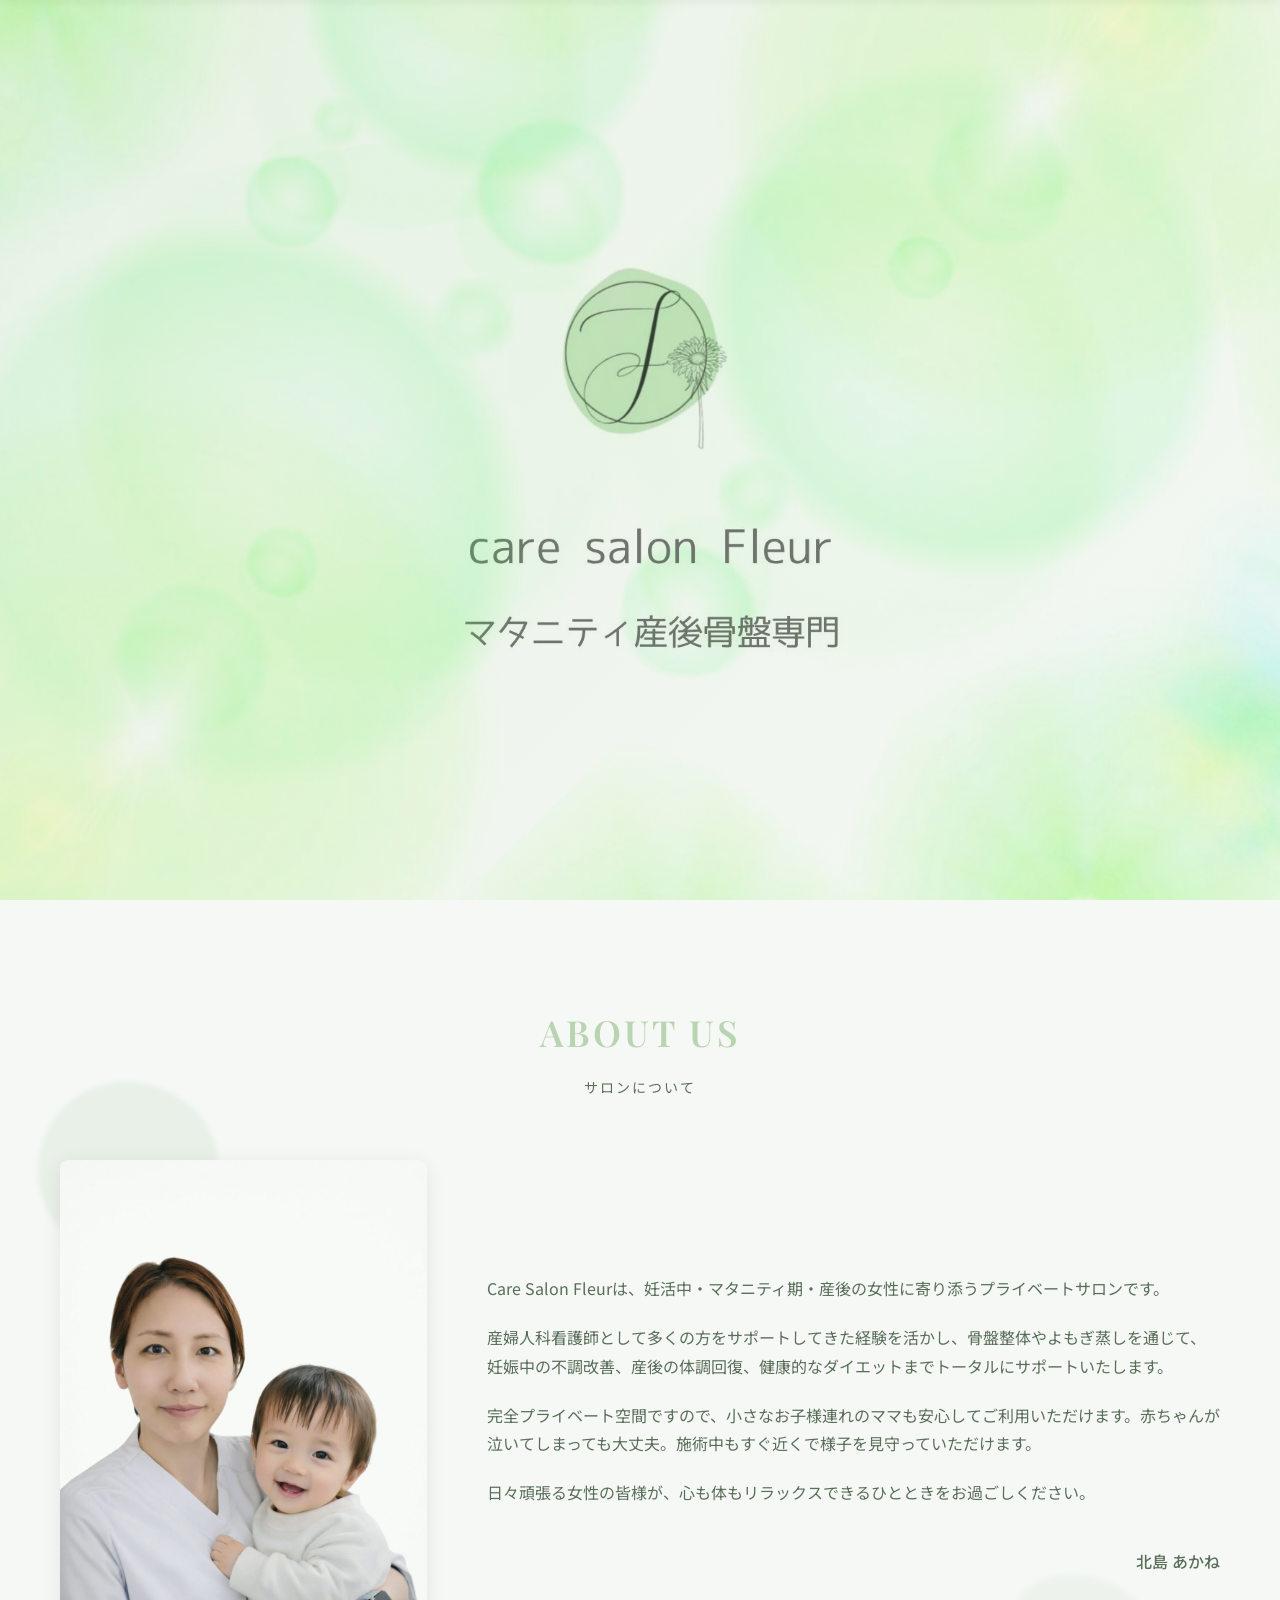
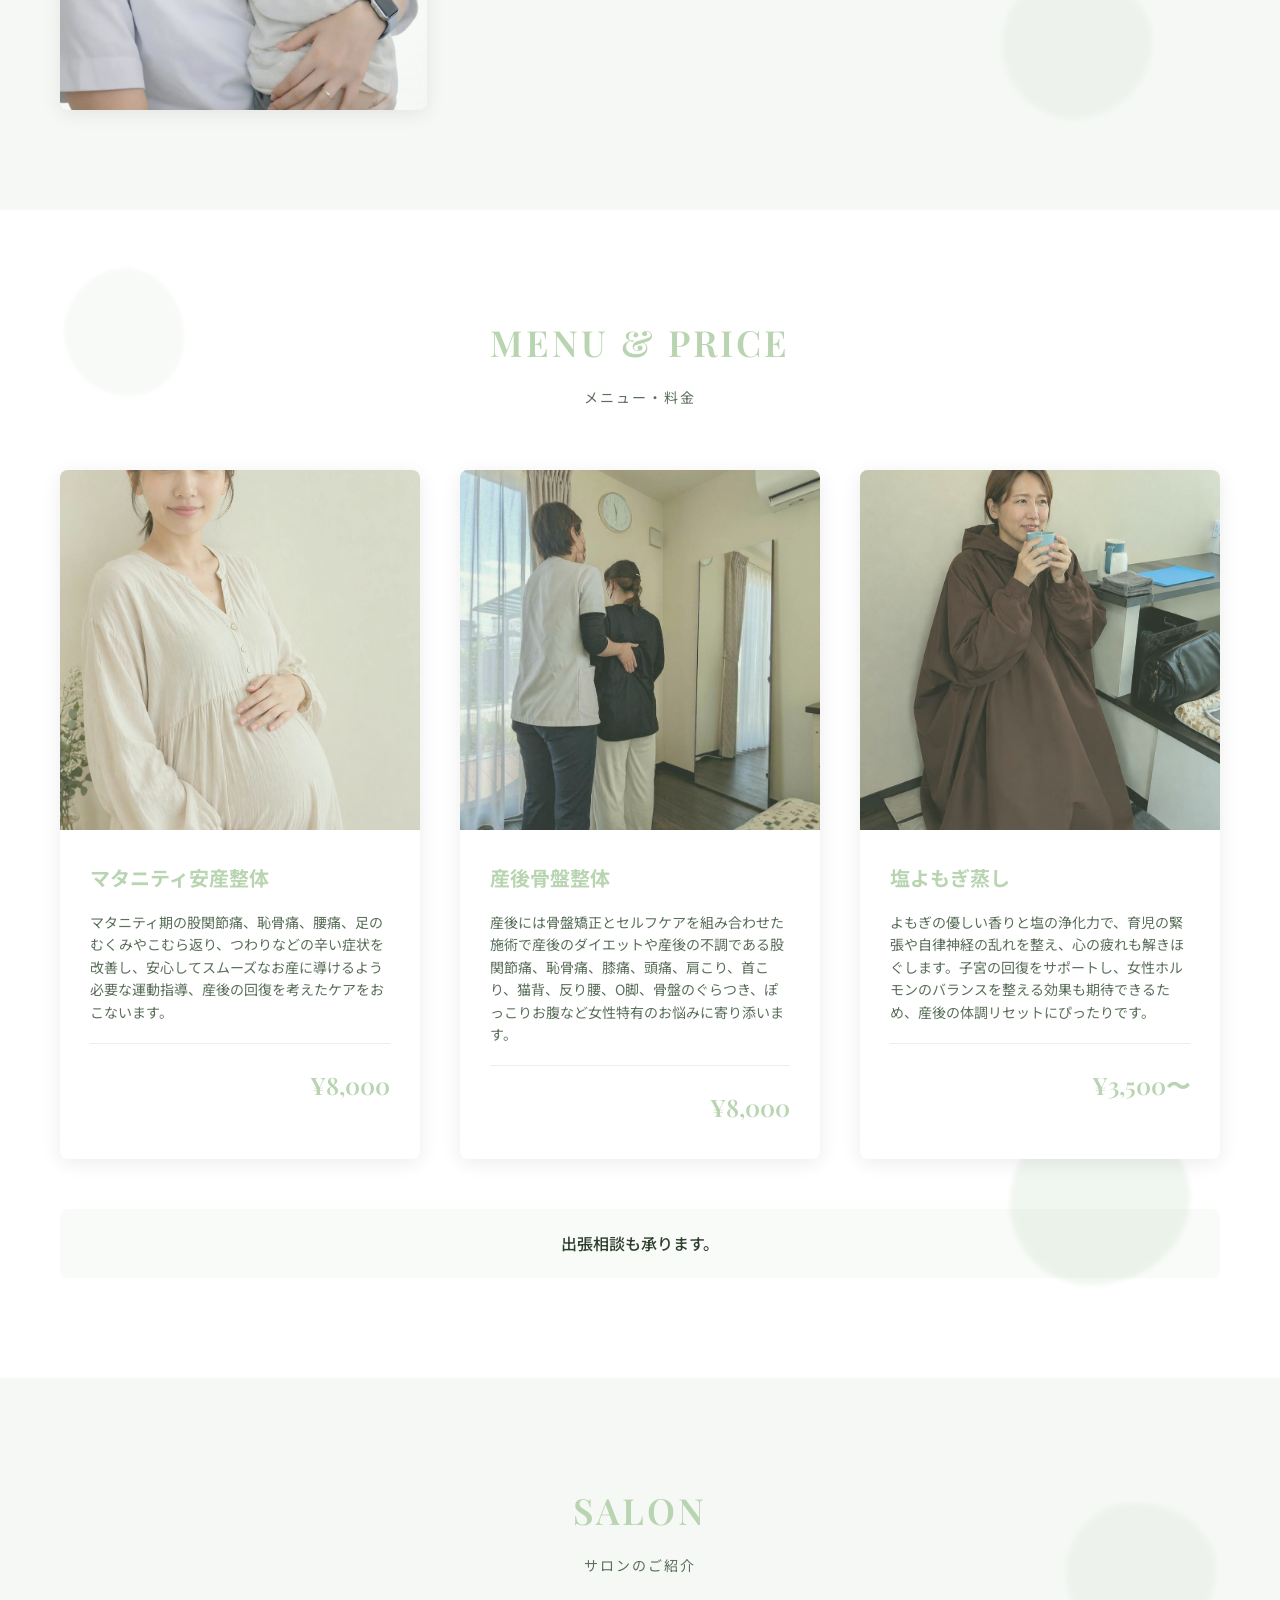
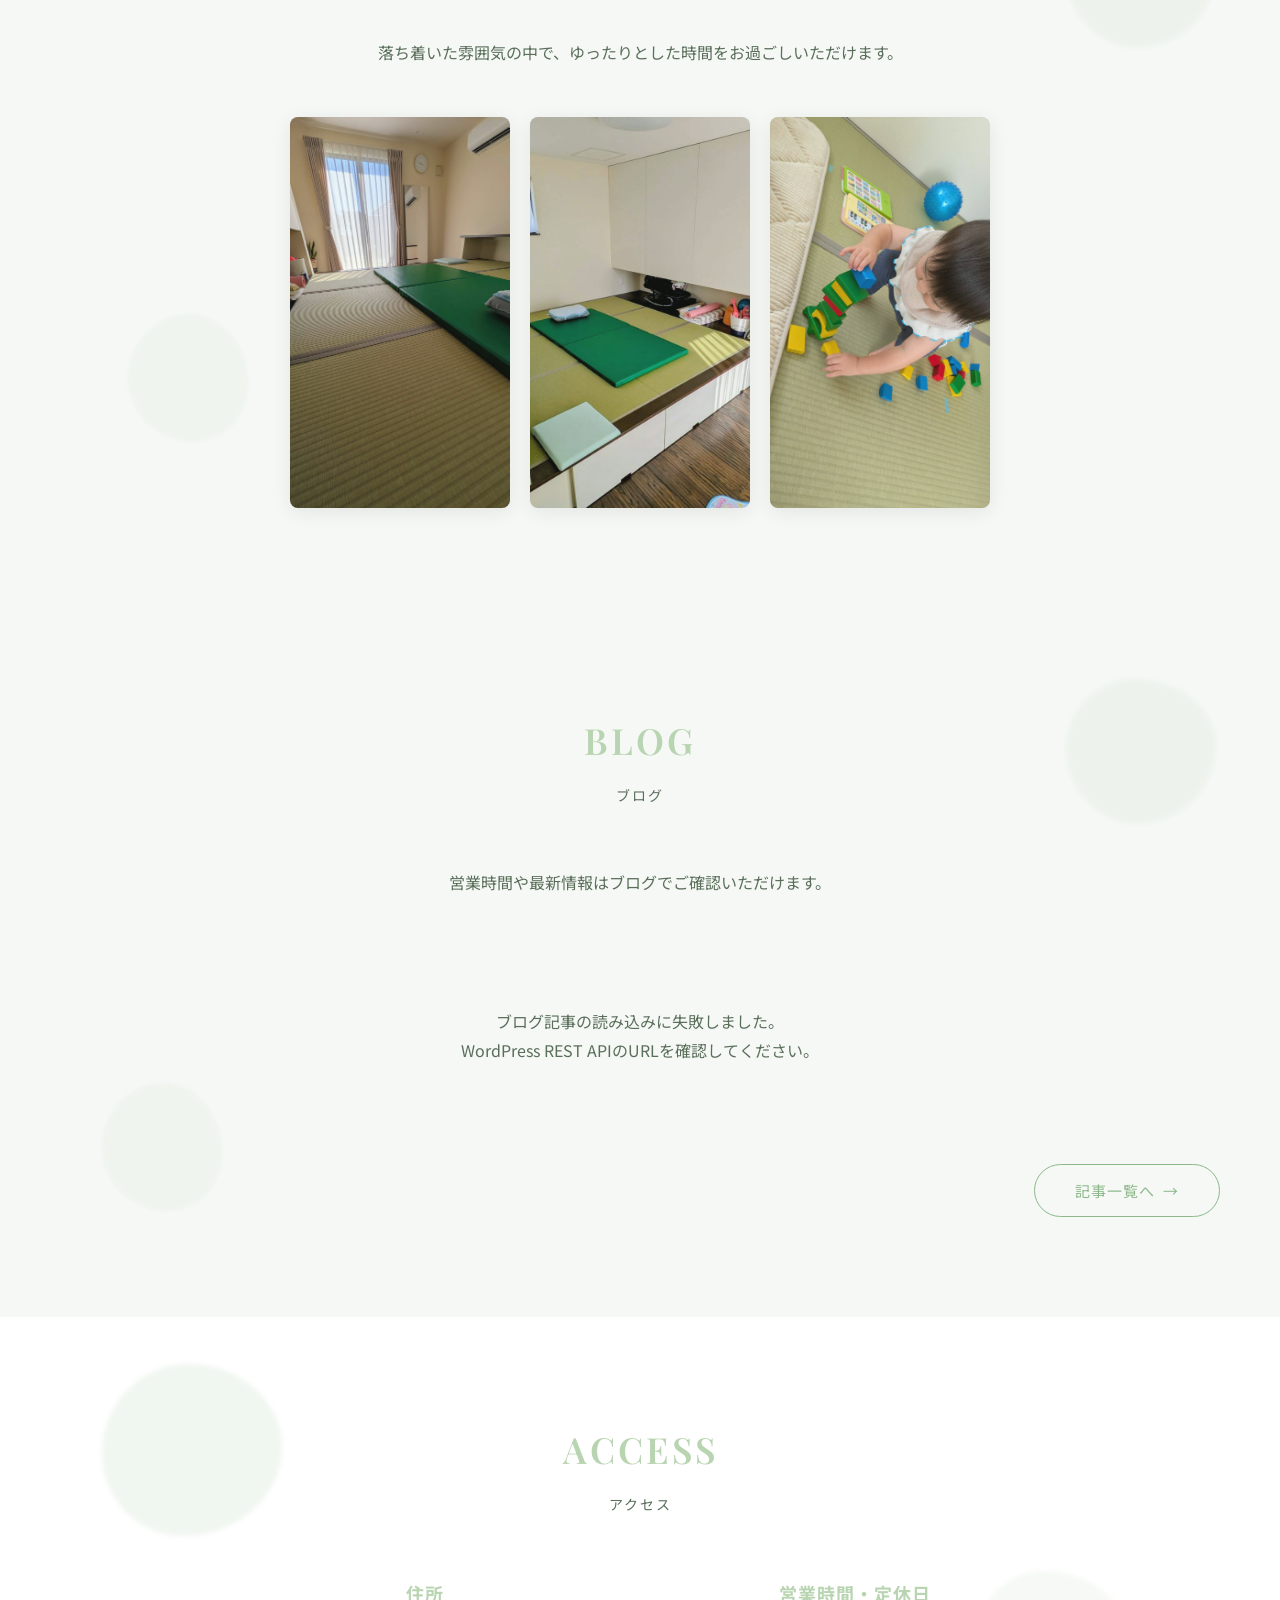
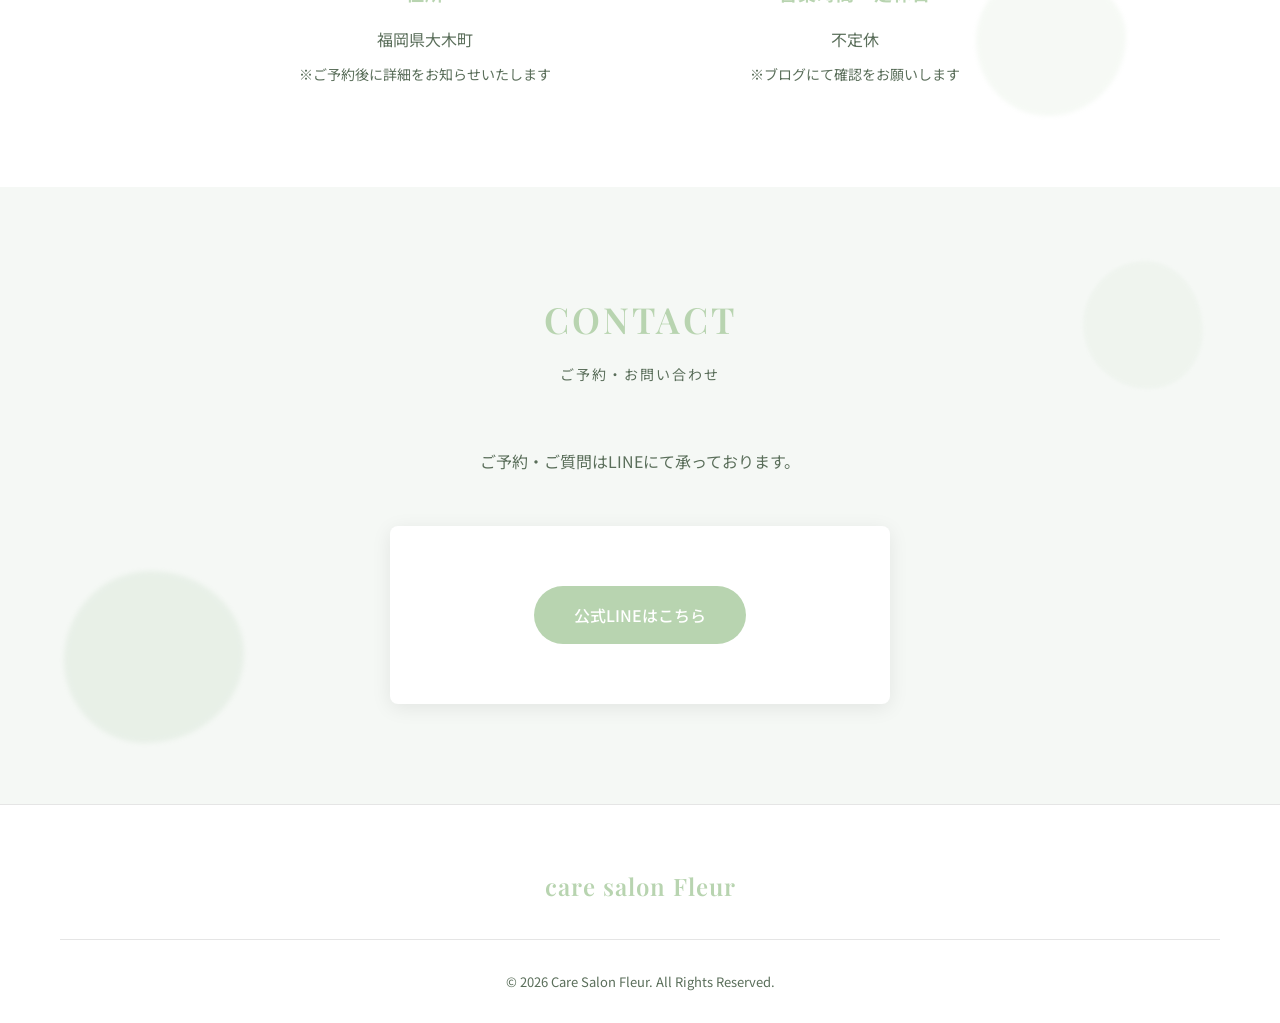
<file: index.html>
<!DOCTYPE html>
<html lang="ja">
<head>
    <meta charset="UTF-8">
    <meta name="viewport" content="width=device-width, initial-scale=1.0">
    <meta name="description" content="福岡県大木町のマタニティ産後骨盤専門サロン。産婦人科看護師による骨盤整体とよもぎ蒸しで、妊活中・妊娠中・産後のお悩みをトータルサポート。お子様連れ歓迎の完全プライベート空間。">
    <meta name="keywords" content="マタニティ整体,産後骨盤矯正,よもぎ蒸し,福岡県大木町,妊活,産後ケア,骨盤整体,産婦人科看護師,子連れOK,プライベートサロン">
    <title>Care Salon Fleur（ケアサロン フルール）| 福岡県大木町 マタニティ産後骨盤専門サロン</title>

    <!-- ファビコン -->
    <link rel="icon" type="image/png" href="img/caresalonfleur.png">
    <link rel="apple-touch-icon" href="img/caresalonfleur.png">

    <!-- OGP設定 -->
    <meta property="og:type" content="website">
    <meta property="og:title" content="Care Salon Fleur（ケアサロン フルール）| 福岡県大木町 マタニティ産後骨盤専門サロン">
    <meta property="og:description" content="産婦人科看護師による骨盤整体とよもぎ蒸しで、妊活中・妊娠中・産後のお悩みをトータルサポート。お子様連れ歓迎の完全プライベート空間。">
    <meta property="og:url" content="https://caresalonfleur.net/">
    <meta property="og:site_name" content="Care Salon Fleur">
    <meta property="og:image" content="https://caresalonfleur.net/img/caresalonfleur_top.jpg">

    <!-- Twitter Card -->
    <meta name="twitter:card" content="summary_large_image">
    <meta name="twitter:title" content="Care Salon Fleur（ケアサロン フルール）| 福岡県大木町 マタニティ産後骨盤専門サロン">
    <meta name="twitter:description" content="産婦人科看護師による骨盤整体とよもぎ蒸しで、妊活中・妊娠中・産後のお悩みをトータルサポート。">
    <meta name="twitter:image" content="https://caresalonfleur.net/img/caresalonfleur_top.jpg">
    <link rel="stylesheet" href="css/style.css">
    <link rel="preconnect" href="https://fonts.googleapis.com">
    <link rel="preconnect" href="https://fonts.gstatic.com" crossorigin>
    <link href="https://fonts.googleapis.com/css2?family=Noto+Sans+JP:wght@300;400;500;700&family=Playfair+Display:wght@400;600&display=swap" rel="stylesheet">

    <!-- 構造化データ（JSON-LD） -->
    <script type="application/ld+json">
    {
      "@context": "https://schema.org",
      "@type": "HealthAndBeautyBusiness",
      "name": "Care Salon Fleur（ケアサロン フルール）",
      "image": "https://caresalonfleur.net/img/caresalonfleur_top.jpg",
      "url": "https://caresalonfleur.net/",
      "telephone": "",
      "address": {
        "@type": "PostalAddress",
        "addressLocality": "大木町",
        "addressRegion": "福岡県",
        "addressCountry": "JP"
      },
      "geo": {
        "@type": "GeoCoordinates",
        "latitude": "",
        "longitude": ""
      },
      "openingHoursSpecification": {
        "@type": "OpeningHoursSpecification",
        "dayOfWeek": [
          "Monday",
          "Tuesday",
          "Wednesday",
          "Thursday",
          "Friday",
          "Saturday",
          "Sunday"
        ],
        "opens": "",
        "closes": ""
      },
      "priceRange": "¥3,500 - ¥8,000",
      "description": "福岡県大木町のマタニティ産後骨盤専門サロン。産婦人科看護師による骨盤整体とよもぎ蒸しで、妊活中・妊娠中・産後のお悩みをトータルサポート。",
      "sameAs": [
        "https://www.instagram.com/care.salon_fleur",
        "https://lin.ee/3vWXQgh"
      ]
    }
    </script>
</head>
<body>
    <!-- ヘッダー -->
    <header class="header">
        <div class="header-container">
            <div class="logo">
                <img src="img/caresalonfleur.png" alt="Care Salon Fleur">
            </div>
            <nav class="nav" id="nav">
                <ul class="nav-list">
                    <li><a href="#home" class="nav-link">ホーム</a></li>
                    <li><a href="#about" class="nav-link">サロンについて</a></li>
                    <li><a href="#menu" class="nav-link">メニュー・料金</a></li>
                    <li><a href="#salon" class="nav-link">サロンのご紹介</a></li>
                    <li><a href="#blog" class="nav-link">ブログ</a></li>
                    <li><a href="#access" class="nav-link">アクセス</a></li>
                    <li><a href="#contact" class="nav-link">ご予約・お問い合わせ</a></li>
                </ul>
            </nav>
            <div class="header-sns">
                <a href="https://www.instagram.com/care.salon_fleur" target="_blank" rel="noopener noreferrer" class="header-sns-link">
                    <img src="img/Instagram_Glyph_Gradient-copy.png" alt="Instagram">
                </a>
                <a href="https://lin.ee/3vWXQgh" target="_blank" rel="noopener noreferrer" class="header-sns-link">
                    <img src="img/LINE_Brand_icon.png" alt="LINE">
                </a>
            </div>
            <button class="hamburger" id="hamburger">
                <span></span>
                <span></span>
                <span></span>
            </button>
        </div>
    </header>

    <!-- メインビジュアル -->
    <section class="hero" id="home">
        <div class="hero-image">
            <img src="img/caresalonfleur_top.jpg" alt="Care Salon Fleur">
        </div>
    </section>

    <!-- About Section -->
    <section class="about" id="about">
        <div class="handdrawn-circle handdrawn-circle-3" style="top: 20%; left: 3%;"></div>
        <div class="handdrawn-circle handdrawn-circle-1" style="bottom: 10%; right: 10%;"></div>
        <div class="container">
            <div class="section-header">
                <h2 class="section-title">ABOUT US</h2>
                <p class="section-subtitle">サロンについて</p>
            </div>
            <div class="about-content">
                <div class="about-image">
                    <img src="img/57971.jpg" alt="サロンについて">
                </div>
                <div class="about-text">
                    <p>Care Salon Fleurは、妊活中・マタニティ期・産後の女性に寄り添うプライベートサロンです。</p>
                    <p>産婦人科看護師として多くの方をサポートしてきた経験を活かし、骨盤整体やよもぎ蒸しを通じて、妊娠中の不調改善、産後の体調回復、健康的なダイエットまでトータルにサポートいたします。</p>
                    <p>完全プライベート空間ですので、小さなお子様連れのママも安心してご利用いただけます。赤ちゃんが泣いてしまっても大丈夫。施術中もすぐ近くで様子を見守っていただけます。</p>
                    <p>日々頑張る女性の皆様が、心も体もリラックスできるひとときをお過ごしください。</p>
                    <p class="about-signature">北島 あかね</p>
                </div>
            </div>
        </div>
    </section>

    <!-- Menu Section -->
    <section class="menu" id="menu">
        <div class="handdrawn-circle handdrawn-circle-2" style="top: 5%; left: 5%;"></div>
        <div class="handdrawn-circle handdrawn-circle-3" style="bottom: 8%; right: 7%;"></div>
        <div class="handdrawn-circle handdrawn-circle-1" style="top: 50%; left: 50%; transform: translate(-50%, -50%);"></div>
        <div class="container">
            <div class="section-header">
                <h2 class="section-title">MENU & PRICE</h2>
                <p class="section-subtitle">メニュー・料金</p>
            </div>
            <div class="menu-grid">
                <div class="menu-card">
                    <div class="menu-card-image">
                        <img src="img/57978.jpg" alt="マタニティ安産整体">
                    </div>
                    <div class="menu-card-content">
                        <h3>マタニティ安産整体</h3>
                        <p>マタニティ期の股関節痛、恥骨痛、腰痛、足のむくみやこむら返り、つわりなどの辛い症状を改善し、安心してスムーズなお産に導けるよう必要な運動指導、産後の回復を考えたケアをおこないます。</p>
                        <div class="menu-price">
                            <span class="price">¥8,000</span>
                        </div>
                    </div>
                </div>
                <div class="menu-card">
                    <div class="menu-card-image">
                        <img src="img/57991_0.jpg" alt="産後骨盤整体">
                    </div>
                    <div class="menu-card-content">
                        <h3>産後骨盤整体</h3>
                        <p>産後には骨盤矯正とセルフケアを組み合わせた施術で産後のダイエットや産後の不調である股関節痛、恥骨痛、膝痛、頭痛、肩こり、首こり、猫背、反り腰、O脚、骨盤のぐらつき、ぽっこりお腹など女性特有のお悩みに寄り添います。</p>
                        <div class="menu-price">
                            <span class="price">¥8,000</span>
                        </div>
                    </div>
                </div>
                <div class="menu-card">
                    <div class="menu-card-image">
                        <img src="img/57993_0.jpg" alt="塩よもぎ蒸し">
                    </div>
                    <div class="menu-card-content">
                        <h3>塩よもぎ蒸し</h3>
                        <p>よもぎの優しい香りと塩の浄化力で、育児の緊張や自律神経の乱れを整え、心の疲れも解きほぐします。子宮の回復をサポートし、女性ホルモンのバランスを整える効果も期待できるため、産後の体調リセットにぴったりです。</p>
                        <div class="menu-price">
                            <span class="price">¥3,500〜</span>
                        </div>
                    </div>
                </div>
            </div>
            <p class="menu-note">出張相談も承ります。</p>
        </div>
    </section>

    <!-- Salon Section -->
    <section class="salon" id="salon">
        <div class="handdrawn-circle handdrawn-circle-1" style="top: 15%; right: 5%;"></div>
        <div class="handdrawn-circle handdrawn-circle-2" style="bottom: 20%; left: 10%;"></div>
        <div class="container">
            <div class="section-header">
                <h2 class="section-title">SALON</h2>
                <p class="section-subtitle">サロンのご紹介</p>
            </div>
            <div class="salon-content">
                <p class="salon-intro">落ち着いた雰囲気の中で、ゆったりとした時間をお過ごしいただけます。</p>
                <div class="salon-gallery">
                    <div class="gallery-item">
                        <img src="img/57972.jpg" alt="サロン内観1">
                    </div>
                    <div class="gallery-item">
                        <img src="img/57973.jpg" alt="サロン内観2">
                    </div>
                    <div class="gallery-item">
                        <img src="img/57992_0.jpg" alt="サロン内観3">
                    </div>
                </div>
            </div>
        </div>
    </section>

    <!-- Blog Section -->
    <section class="blog" id="blog">
        <div class="handdrawn-circle handdrawn-circle-1" style="top: 10%; right: 5%;"></div>
        <div class="handdrawn-circle handdrawn-circle-2" style="bottom: 15%; left: 8%;"></div>
        <div class="container">
            <div class="section-header">
                <h2 class="section-title">BLOG</h2>
                <p class="section-subtitle">ブログ</p>
            </div>
            <div class="blog-content">
                <p class="blog-intro">営業時間や最新情報はブログでご確認いただけます。</p>
                <div id="blog-posts" class="blog-posts">
                    <p class="blog-loading">記事を読み込み中...</p>
                </div>
                <div class="blog-more">
                    <a href="bloglist.html" class="blog-more-link">記事一覧へ</a>
                </div>
            </div>
        </div>
    </section>

    <!-- Access Section -->
    <section class="access" id="access">
        <div class="handdrawn-circle handdrawn-circle-3" style="top: 10%; left: 8%;"></div>
        <div class="handdrawn-circle handdrawn-circle-1" style="bottom: 15%; right: 12%;"></div>
        <div class="container">
            <div class="section-header">
                <h2 class="section-title">ACCESS</h2>
                <p class="section-subtitle">アクセス</p>
            </div>
            <div class="access-content">
                <div class="access-info">
                    <div class="info-item">
                        <h3>住所</h3>
                        <p>福岡県大木町</p>
                        <p class="note">※ご予約後に詳細をお知らせいたします</p>
                    </div>
                                        <div class="info-item">
                        <h3>営業時間・定休日</h3>
                        <p>不定休</p>
                        <p class="note">※ブログにて確認をお願いします</p>
                    </div>
                </div>
            </div>
        </div>
    </section>

    <!-- Contact Section -->
    <section class="contact" id="contact">
        <div class="handdrawn-circle handdrawn-circle-2" style="top: 12%; right: 6%;"></div>
        <div class="handdrawn-circle handdrawn-circle-3" style="bottom: 10%; left: 5%;"></div>
        <div class="container">
            <div class="section-header">
                <h2 class="section-title">CONTACT</h2>
                <p class="section-subtitle">ご予約・お問い合わせ</p>
            </div>
            <div class="contact-content">
                <p class="contact-intro">ご予約・ご質問はLINEにて承っております。</p>
                <div class="contact-methods">
                    <div class="contact-method contact-method-center">
                        <a href="https://lin.ee/3vWXQgh" class="line-button" target="_blank" rel="noopener noreferrer">公式LINEはこちら</a>
                    </div>
                </div>
            </div>
        </div>
    </section>

    <!-- Footer -->
    <footer class="footer">
        <div class="container">
            <div class="footer-content">
                <p class="footer-name">care salon Fleur</p>
            </div>
            <div class="footer-copyright">
                <p>&copy; 2026 Care Salon Fleur. All Rights Reserved.</p>
            </div>
        </div>
    </footer>

    <script src="js/script.js"></script>
</body>
</html>
</file>
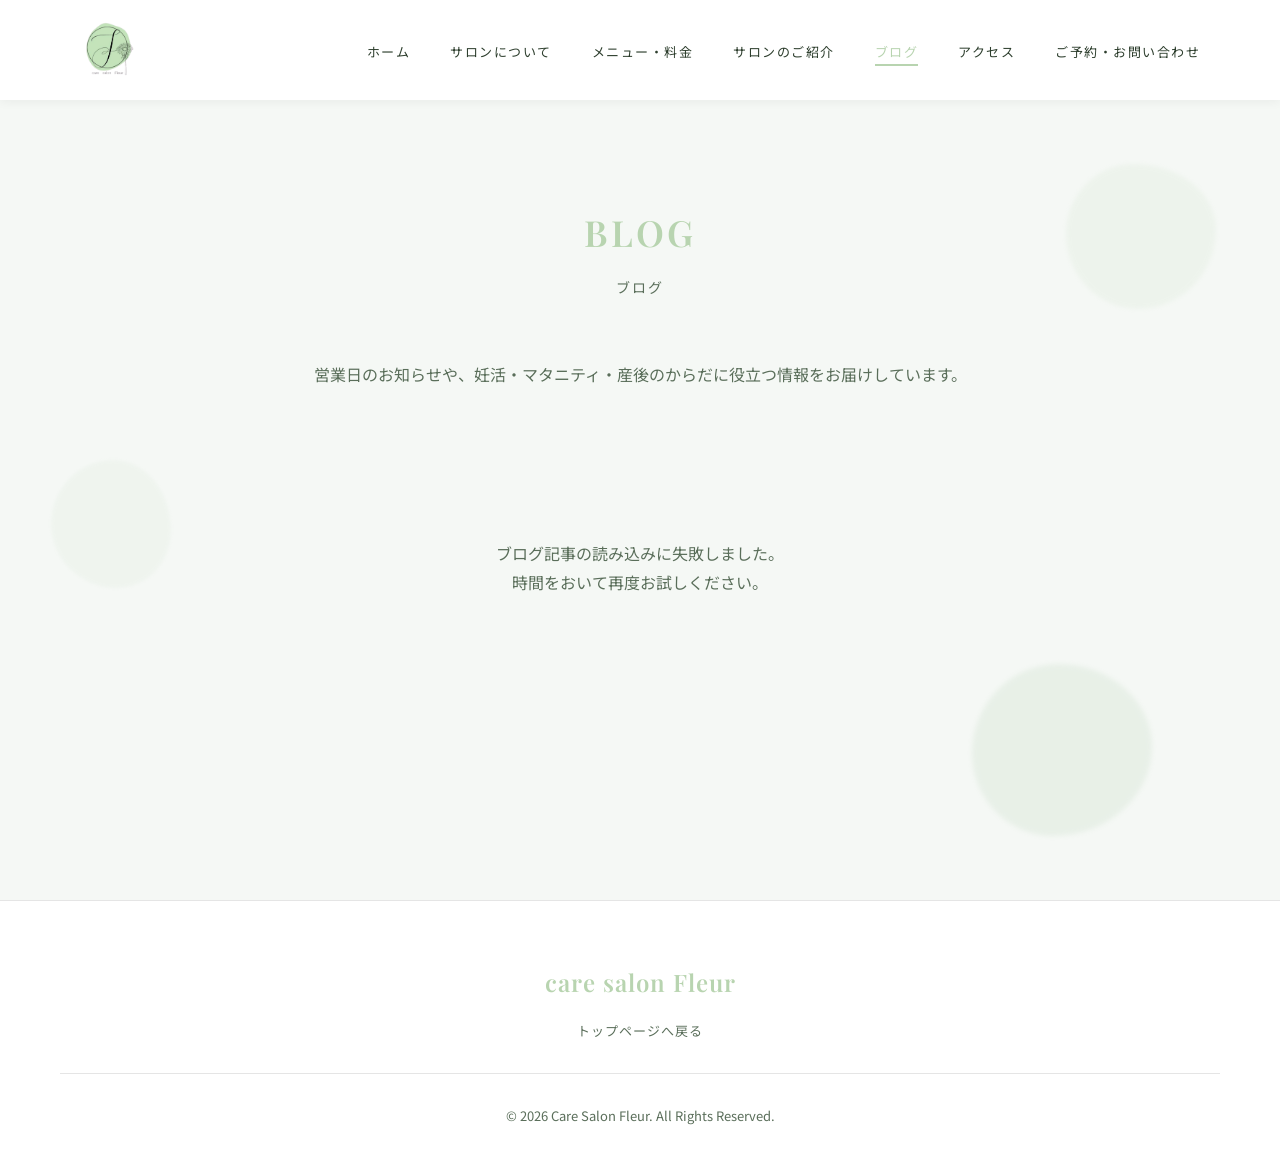
<file: bloglist.html>
<!DOCTYPE html>
<html lang="ja">
<head>
    <meta charset="UTF-8">
    <meta name="viewport" content="width=device-width, initial-scale=1.0">
    <meta name="description" content="Care Salon Fleur（ケアサロン フルール）のブログ記事一覧。営業日カレンダーや、妊活・マタニティ・産後の骨盤ケアに関する情報をお届けします。">
    <title>ブログ一覧 | Care Salon Fleur（ケアサロン フルール）</title>

    <!-- ファビコン -->
    <link rel="icon" type="image/png" href="img/caresalonfleur.png">
    <link rel="apple-touch-icon" href="img/caresalonfleur.png">

    <!-- OGP設定 -->
    <meta property="og:type" content="website">
    <meta property="og:title" content="ブログ一覧 | Care Salon Fleur（ケアサロン フルール）">
    <meta property="og:description" content="営業日カレンダーや、妊活・マタニティ・産後の骨盤ケアに関する情報をお届けします。">
    <meta property="og:url" content="https://caresalonfleur.net/bloglist.html">
    <meta property="og:site_name" content="Care Salon Fleur">
    <meta property="og:image" content="https://caresalonfleur.net/img/caresalonfleur_top.jpg">

    <link rel="stylesheet" href="css/style.css">
    <link rel="stylesheet" href="css/blog-list.css">
    <link rel="preconnect" href="https://fonts.googleapis.com">
    <link rel="preconnect" href="https://fonts.gstatic.com" crossorigin>
    <link href="https://fonts.googleapis.com/css2?family=Noto+Sans+JP:wght@300;400;500;700&family=Playfair+Display:wght@400;600&display=swap" rel="stylesheet">
</head>
<body class="page-blog-list">
    <!-- ヘッダー（下層ページでは常時表示） -->
    <header class="header header-visible header-static">
        <div class="header-container">
            <div class="logo">
                <a href="./"><img src="img/caresalonfleur.png" alt="Care Salon Fleur"></a>
            </div>
            <nav class="nav" id="nav">
                <ul class="nav-list">
                    <li><a href="./#home" class="nav-link">ホーム</a></li>
                    <li><a href="./#about" class="nav-link">サロンについて</a></li>
                    <li><a href="./#menu" class="nav-link">メニュー・料金</a></li>
                    <li><a href="./#salon" class="nav-link">サロンのご紹介</a></li>
                    <li><a href="bloglist.html" class="nav-link active">ブログ</a></li>
                    <li><a href="./#access" class="nav-link">アクセス</a></li>
                    <li><a href="./#contact" class="nav-link">ご予約・お問い合わせ</a></li>
                </ul>
            </nav>
            <div class="header-sns">
                <a href="https://www.instagram.com/care.salon_fleur" target="_blank" rel="noopener noreferrer" class="header-sns-link">
                    <img src="img/Instagram_Glyph_Gradient-copy.png" alt="Instagram">
                </a>
                <a href="https://lin.ee/3vWXQgh" target="_blank" rel="noopener noreferrer" class="header-sns-link">
                    <img src="img/LINE_Brand_icon.png" alt="LINE">
                </a>
            </div>
            <button class="hamburger" id="hamburger" aria-label="メニュー">
                <span></span>
                <span></span>
                <span></span>
            </button>
        </div>
    </header>

    <!-- Blog List Section -->
    <main>
        <section class="blog blog-list-section" id="blog">
            <div class="handdrawn-circle handdrawn-circle-1" style="top: 8%; right: 5%;"></div>
            <div class="handdrawn-circle handdrawn-circle-2" style="top: 45%; left: 4%;"></div>
            <div class="handdrawn-circle handdrawn-circle-3" style="bottom: 8%; right: 10%;"></div>
            <div class="container">
                <div class="section-header">
                    <h1 class="section-title">BLOG</h1>
                    <p class="section-subtitle">ブログ</p>
                </div>
                <div class="blog-content">
                    <p class="blog-intro">営業日のお知らせや、妊活・マタニティ・産後のからだに役立つ情報をお届けしています。</p>

                    <!-- カテゴリー絞り込み（WordPressから自動取得） -->
                    <nav class="blog-categories" id="blog-categories" aria-label="カテゴリー"></nav>

                    <!-- 記事一覧（WordPressから自動取得） -->
                    <div id="blog-list" class="blog-list" aria-live="polite">
                        <p class="blog-loading">記事を読み込み中...</p>
                    </div>

                    <!-- ページネーション -->
                    <nav class="blog-pagination" id="blog-pagination" aria-label="ページ送り"></nav>
                </div>
            </div>
        </section>
    </main>

    <!-- Footer -->
    <footer class="footer">
        <div class="container">
            <div class="footer-content">
                <p class="footer-name">care salon Fleur</p>
                <p class="footer-back"><a href="./">トップページへ戻る</a></p>
            </div>
            <div class="footer-copyright">
                <p>&copy; 2026 Care Salon Fleur. All Rights Reserved.</p>
            </div>
        </div>
    </footer>

    <script src="js/blog-list.js"></script>
</body>
</html>
</file>
<file: css/style.css>
/* ==========================================
   Reset & Base Styles
   ========================================== */
* {
    margin: 0;
    padding: 0;
    box-sizing: border-box;
}

html {
    scroll-behavior: smooth;
}

body {
    font-family: 'Noto Sans JP', sans-serif;
    font-size: 16px;
    line-height: 1.8;
    color: #333;
    background-color: #fff;
    overflow-x: hidden;
    position: relative;
}

/* ==========================================
   手書き風の丸（装飾）
   ========================================== */
.handdrawn-circle {
    position: absolute;
    opacity: 0.12;
    pointer-events: none;
    z-index: 0;
}

.handdrawn-circle-1 {
    width: 150px;
    height: 145px;
    background-color: var(--primary-color);
    border-radius: 45% 55% 52% 48% / 48% 45% 55% 52%;
    filter: blur(2px);
}

.handdrawn-circle-2 {
    width: 120px;
    height: 128px;
    background-color: var(--secondary-color);
    border-radius: 52% 48% 45% 55% / 50% 55% 45% 50%;
    filter: blur(1.5px);
}

.handdrawn-circle-3 {
    width: 180px;
    height: 172px;
    background-color: var(--accent-color);
    border-radius: 48% 52% 55% 45% / 52% 48% 52% 48%;
    filter: blur(2.5px);
}

img {
    max-width: 100%;
    height: auto;
    display: block;
}

a {
    text-decoration: none;
    color: inherit;
    transition: all 0.3s ease;
}

ul {
    list-style: none;
}

/* ==========================================
   Color Variables
   ========================================== */
:root {
    --primary-color: #b8d4b0;
    --secondary-color: #c8dcc4;
    --accent-color: #8db88a;
    --text-dark: #2d3e2d;
    --text-light: #5a6e5a;
    --bg-light: #f5f8f5;
    --white: #fff;
}

/* ==========================================
   Container
   ========================================== */
.container {
    max-width: 1200px;
    margin: 0 auto;
    padding: 0 20px;
}

/* ==========================================
   Header
   ========================================== */
.header {
    position: fixed;
    top: 0;
    left: 0;
    width: 100%;
    background-color: #ffffff;
    z-index: 1000;
    box-shadow: 0 2px 10px rgba(0, 0, 0, 0.05);
    transform: translateY(-100%);
    transition: transform 0.3s ease;
}

.header.header-visible {
    transform: translateY(0);
}

.header-container {
    max-width: 1200px;
    margin: 0 auto;
    padding: 20px 40px;
    display: flex;
    justify-content: space-between;
    align-items: center;
}

.logo img {
    height: 60px;
    width: auto;
    display: block;
}

.nav-list {
    display: flex;
    gap: 40px;
}

.nav-link {
    font-size: 13px;
    letter-spacing: 1.5px;
    color: var(--text-dark);
    text-transform: uppercase;
    font-weight: 400;
    position: relative;
}

.nav-link::after {
    content: '';
    position: absolute;
    bottom: -5px;
    left: 0;
    width: 0;
    height: 2px;
    background-color: var(--primary-color);
    transition: width 0.3s ease;
}

.nav-link:hover::after,
.nav-link.active::after {
    width: 100%;
}

.nav-link.active {
    color: var(--primary-color);
}

.header-sns {
    display: none;
    gap: 15px;
    align-items: center;
}

.header-sns-link {
    display: flex;
    align-items: center;
    justify-content: center;
    transition: opacity 0.3s ease;
}

.header-sns-link:hover {
    opacity: 0.7;
}

.header-sns-link img {
    width: 28px;
    height: 28px;
    display: block;
}

.hamburger {
    display: none;
    flex-direction: column;
    gap: 6px;
    background: none;
    border: none;
    cursor: pointer;
    padding: 8px;
}

.hamburger span {
    width: 30px;
    height: 2px;
    background-color: var(--primary-color);
    transition: all 0.3s ease;
}

/* ==========================================
   Hero Section
   ========================================== */
.hero {
    position: relative;
    height: 100vh;
    display: flex;
    align-items: center;
    justify-content: center;
    overflow: hidden;
}

.hero-image {
    position: absolute;
    top: 0;
    left: 0;
    width: 100%;
    height: 100%;
    z-index: -1;
}

.hero-image img {
    width: 100%;
    height: 100%;
    object-fit: cover;
    object-position: center;
}

.hero-image::after {
    content: '';
    position: absolute;
    top: 0;
    left: 0;
    width: 100%;
    height: 100%;
    background: linear-gradient(135deg, rgba(184, 212, 176, 0.3) 0%, rgba(200, 220, 196, 0.2) 100%);
    z-index: 1;
}

.hero-content {
    text-align: center;
    z-index: 2;
    color: var(--text-dark);
}

.hero-title {
    font-family: 'Playfair Display', serif;
    font-size: 48px;
    font-weight: 600;
    line-height: 1.4;
    margin-bottom: 20px;
    letter-spacing: 2px;
}

.hero-subtitle {
    font-size: 16px;
    letter-spacing: 3px;
    color: var(--text-light);
    font-weight: 300;
}

/* ==========================================
   Section Common Styles
   ========================================== */
section {
    padding: 100px 0;
}

.section-header {
    text-align: center;
    margin-bottom: 60px;
}

.section-title {
    font-family: 'Playfair Display', serif;
    font-size: 36px;
    font-weight: 600;
    color: var(--primary-color);
    letter-spacing: 3px;
    margin-bottom: 10px;
}

.section-subtitle {
    font-size: 14px;
    letter-spacing: 2px;
    color: var(--text-light);
}

/* ==========================================
   About Section
   ========================================== */
.about {
    background-color: var(--bg-light);
    position: relative;
}

.about-content {
    display: grid;
    grid-template-columns: 1fr 2fr;
    gap: 60px;
    align-items: center;
}

.about-image {
    border-radius: 8px;
    overflow: hidden;
    box-shadow: 0 4px 20px rgba(0, 0, 0, 0.08);
    position: relative;
}

.about-image::after {
    content: '';
    position: absolute;
    top: 0;
    left: 0;
    width: 100%;
    height: 100%;
    background-color: rgba(184, 212, 176, 0.08);
    pointer-events: none;
}

.about-image img {
    width: 100%;
    height: auto;
    display: block;
}

.about-text h3 {
    font-size: 24px;
    line-height: 1.6;
    margin-bottom: 30px;
    color: var(--text-dark);
}

.about-text p {
    margin-bottom: 20px;
    color: var(--text-light);
}

.about-signature {
    text-align: right;
    margin-top: 40px;
    margin-bottom: 0;
    font-size: 16px;
    color: var(--text-dark);
    font-weight: 500;
}

.feature-list {
    margin-top: 30px;
}

.feature-list li {
    padding: 12px 0;
    padding-left: 30px;
    position: relative;
    color: var(--text-light);
}

.feature-list li::before {
    content: '✓';
    position: absolute;
    left: 0;
    color: var(--primary-color);
    font-weight: bold;
}

/* ==========================================
   Menu Section
   ========================================== */
.menu {
    position: relative;
}

.menu-grid {
    display: grid;
    grid-template-columns: repeat(3, 1fr);
    gap: 40px;
}

.menu-card {
    background-color: var(--white);
    border-radius: 8px;
    overflow: hidden;
    box-shadow: 0 4px 20px rgba(0, 0, 0, 0.08);
    transition: transform 0.3s ease, box-shadow 0.3s ease;
}

.menu-card:hover {
    transform: translateY(-10px);
    box-shadow: 0 8px 30px rgba(0, 0, 0, 0.12);
}

.menu-card-image {
    position: relative;
    overflow: hidden;
    width: 100%;
    padding-bottom: 100%;
}

.menu-card-image::after {
    content: '';
    position: absolute;
    top: 0;
    left: 0;
    width: 100%;
    height: 100%;
    background-color: rgba(184, 212, 176, 0.25);
    pointer-events: none;
    z-index: 1;
}

.menu-card-image img {
    position: absolute;
    top: 0;
    left: 0;
    width: 100%;
    height: 100%;
    object-fit: cover;
    display: block;
}

.menu-card-content {
    padding: 30px;
}

.menu-card h3 {
    font-size: 20px;
    margin-bottom: 15px;
    color: var(--primary-color);
}

.menu-card p {
    color: var(--text-light);
    font-size: 14px;
    line-height: 1.6;
    margin-bottom: 20px;
}

.menu-price {
    display: flex;
    justify-content: flex-end;
    align-items: center;
    padding-top: 20px;
    border-top: 1px solid #eee;
}

.menu-price .time {
    color: var(--text-light);
    font-size: 14px;
}

.menu-price .price {
    font-family: 'Playfair Display', serif;
    font-size: 24px;
    font-weight: 600;
    color: var(--primary-color);
}

.menu-note {
    text-align: center;
    font-size: 16px;
    color: var(--text-dark);
    margin-top: 50px;
    padding: 20px;
    background-color: rgba(184, 212, 176, 0.1);
    border-radius: 8px;
    font-weight: 500;
}

/* ==========================================
   Salon Section
   ========================================== */
.salon {
    background-color: var(--bg-light);
    position: relative;
}

.salon-intro {
    text-align: center;
    font-size: 16px;
    color: var(--text-light);
    margin-bottom: 50px;
}

.salon-gallery {
    display: grid;
    grid-template-columns: repeat(3, 1fr);
    gap: 20px;
    max-width: 700px;
    margin: 0 auto;
}

.gallery-item {
    border-radius: 8px;
    overflow: hidden;
    box-shadow: 0 4px 20px rgba(0, 0, 0, 0.08);
    transition: transform 0.3s ease, box-shadow 0.3s ease;
    position: relative;
}

.gallery-item::after {
    content: '';
    position: absolute;
    top: 0;
    left: 0;
    width: 100%;
    height: 100%;
    background-color: rgba(184, 212, 176, 0.08);
    pointer-events: none;
    transition: background-color 0.3s ease;
}

.gallery-item:hover {
    transform: translateY(-5px);
    box-shadow: 0 8px 30px rgba(0, 0, 0, 0.12);
}

.gallery-item:hover::after {
    background-color: rgba(184, 212, 176, 0.05);
}

.gallery-item img {
    width: 100%;
    height: 100%;
    object-fit: cover;
    display: block;
}

/* ==========================================
   Blog Section
   ========================================== */
.blog {
    background-color: var(--bg-light);
    position: relative;
}

.blog-intro {
    text-align: center;
    font-size: 16px;
    color: var(--text-light);
    margin-bottom: 50px;
}

.blog-posts {
    max-width: 800px;
    margin: 0 auto;
}

.blog-loading,
.blog-error {
    text-align: center;
    padding: 60px 20px;
    color: var(--text-light);
    font-size: 16px;
}

.blog-post-list {
    list-style: none;
    padding: 0;
    margin: 0;
}

.blog-post-item {
    border-bottom: 1px solid rgba(184, 212, 176, 0.2);
}

.blog-post-item:last-child {
    border-bottom: none;
}

.blog-post-link {
    display: flex;
    align-items: baseline;
    gap: 20px;
    padding: 20px 0;
    text-decoration: none;
    color: var(--text-dark);
    transition: all 0.3s ease;
}

.blog-post-link:hover {
    color: var(--primary-color);
    padding-left: 10px;
}

.blog-post-date {
    font-size: 14px;
    color: var(--text-light);
    min-width: 100px;
    flex-shrink: 0;
}

.blog-post-title {
    font-size: 16px;
    line-height: 1.6;
    color: inherit;
    font-weight: 400;
}

.blog-more {
    display: flex;
    justify-content: flex-end;
    margin-top: 40px;
}

.blog-more-link {
    display: inline-block;
    padding: 12px 40px;
    border: 1px solid var(--accent-color);
    border-radius: 50px;
    color: var(--accent-color);
    font-size: 15px;
    letter-spacing: 1px;
    text-decoration: none;
    transition: all 0.3s ease;
}

.blog-more-link::after {
    content: '→';
    margin-left: 8px;
    transition: margin-left 0.3s ease;
}

.blog-more-link:hover {
    background-color: var(--accent-color);
    color: var(--white);
    box-shadow: 0 8px 20px rgba(184, 212, 176, 0.4);
}

.blog-more-link:hover::after {
    margin-left: 12px;
}

/* ==========================================
   Access Section
   ========================================== */
.access {
    position: relative;
}

.access-content {
    max-width: 800px;
    margin: 0 auto;
}

.access-info {
    display: grid;
    grid-template-columns: repeat(2, 1fr);
    gap: 60px;
}

.info-item {
    text-align: center;
}

.info-item h3 {
    font-size: 18px;
    color: var(--primary-color);
    margin-bottom: 15px;
    letter-spacing: 1px;
}

.info-item p {
    color: var(--text-light);
    line-height: 1.8;
}

.info-item .note {
    font-size: 14px;
    margin-top: 8px;
}

/* ==========================================
   Contact Section
   ========================================== */
.contact {
    background-color: var(--bg-light);
    position: relative;
}

.contact-intro {
    text-align: center;
    font-size: 16px;
    color: var(--text-light);
    margin-bottom: 50px;
}

.contact-methods {
    display: flex;
    justify-content: center;
    gap: 60px;
    max-width: 900px;
    margin: 0 auto;
}

.contact-method {
    text-align: center;
    padding: 40px;
    background-color: var(--white);
    border-radius: 8px;
    box-shadow: 0 4px 20px rgba(0, 0, 0, 0.08);
}

.contact-method-center {
    max-width: 500px;
    width: 100%;
}

.contact-method h3 {
    font-size: 18px;
    color: var(--primary-color);
    margin-bottom: 20px;
}

.phone-number {
    font-family: 'Playfair Display', serif;
    font-size: 32px;
    font-weight: 600;
    color: var(--primary-color);
    margin: 20px 0;
    letter-spacing: 2px;
}

.line-button {
    display: inline-block;
    padding: 15px 40px;
    background-color: var(--primary-color);
    color: var(--white);
    border-radius: 50px;
    font-size: 16px;
    font-weight: 500;
    margin: 20px 0;
    transition: all 0.3s ease;
}

.line-button:hover {
    background-color: var(--accent-color);
    transform: translateY(-3px);
    box-shadow: 0 8px 20px rgba(184, 212, 176, 0.4);
}

.contact-note {
    font-size: 14px;
    color: var(--text-light);
    margin-top: 15px;
}

/* ==========================================
   Footer
   ========================================== */
.footer {
    background-color: #ffffff;
    color: var(--text-dark);
    padding: 60px 0 30px;
    border-top: 1px solid #e5e5e5;
}

.footer-content {
    text-align: center;
    margin-bottom: 30px;
}

.footer-name {
    font-family: 'Playfair Display', serif;
    font-size: 24px;
    font-weight: 600;
    color: var(--primary-color);
    letter-spacing: 1px;
}

.footer-copyright {
    text-align: center;
    padding-top: 30px;
    border-top: 1px solid #e5e5e5;
}

.footer-copyright p {
    font-size: 13px;
    color: var(--text-light);
}

/* ==========================================
   Placeholder Images (仮の画像表示)
   ========================================== */
.placeholder-image {
    width: 100%;
    height: 100%;
    background: linear-gradient(135deg, var(--secondary-color) 0%, var(--primary-color) 100%);
    display: flex;
    align-items: center;
    justify-content: center;
    color: var(--white);
    font-size: 18px;
    letter-spacing: 2px;
    font-weight: 300;
}

.menu-card-image .placeholder-image,
.gallery-item .placeholder-image {
    min-height: 250px;
}

.about-image .placeholder-image {
    min-height: 400px;
    border-radius: 8px;
}

/* ==========================================
   Responsive Design
   ========================================== */
@media (max-width: 1024px) {
    .nav-list {
        gap: 30px;
    }

    .about-content {
        gap: 40px;
    }

    .menu-grid {
        grid-template-columns: repeat(2, 1fr);
    }

    .salon-gallery {
        max-width: 600px;
    }
}

@media (max-width: 768px) {
    .header-container {
        padding: 15px 20px;
    }

    .logo img {
        height: 50px;
    }

    .nav {
        position: fixed;
        top: 70px;
        left: -100%;
        width: 100%;
        background-color: #ffffff;
        padding: 40px 20px;
        transition: left 0.3s ease;
        box-shadow: 0 4px 20px rgba(0, 0, 0, 0.1);
    }

    .nav.active {
        left: 0;
    }

    .nav-list {
        flex-direction: column;
        gap: 20px;
        text-align: center;
    }

    .header-sns {
        display: flex;
        margin-left: auto;
        margin-right: 20px;
    }

    .header-sns-link img {
        width: 24px;
        height: 24px;
    }

    .hamburger {
        display: flex;
    }

    .hamburger.active span:nth-child(1) {
        transform: rotate(45deg) translate(8px, 8px);
    }

    .hamburger.active span:nth-child(2) {
        opacity: 0;
    }

    .hamburger.active span:nth-child(3) {
        transform: rotate(-45deg) translate(8px, -8px);
    }

    .hero {
        height: 80vh;
    }

    .hero-title {
        font-size: 32px;
    }

    .hero-subtitle {
        font-size: 14px;
    }

    section {
        padding: 60px 0;
    }

    .section-title {
        font-size: 28px;
    }

    .about-content {
        grid-template-columns: 1fr;
        gap: 40px;
    }

    .about-image {
        order: 2;
        max-width: 250px;
        margin: 0 auto;
    }

    .about-text {
        order: 1;
    }

    .access-info {
        grid-template-columns: 1fr;
        gap: 40px;
    }

    .contact-methods {
        flex-direction: column;
        align-items: center;
    }

    .menu-grid {
        grid-template-columns: 1fr;
    }

    .blog-post-link {
        flex-direction: column;
        align-items: flex-start;
        gap: 5px;
    }

    .blog-post-date {
        min-width: auto;
        font-size: 13px;
    }

    .blog-post-title {
        font-size: 15px;
    }

    .salon-gallery {
        grid-template-columns: repeat(2, 1fr);
        max-width: 350px;
        gap: 15px;
    }

    .salon-gallery .gallery-item:nth-child(2) {
        grid-column: 1 / -1;
        order: 3;
    }

    .salon-gallery .gallery-item:nth-child(1) {
        order: 1;
    }

    .salon-gallery .gallery-item:nth-child(3) {
        order: 2;
    }

    .phone-number {
        font-size: 28px;
    }

    /* モバイルでは装飾要素を小さくする */
    .handdrawn-circle {
        opacity: 0.08;
        transform: scale(0.7);
    }
}

@media (max-width: 480px) {
    .hero-title {
        font-size: 26px;
    }

    .section-title {
        font-size: 24px;
    }

    .about-text h3 {
        font-size: 20px;
    }

    .menu-card-content {
        padding: 20px;
    }

    .contact-method {
        padding: 30px 20px;
    }

    .about-image {
        max-width: 220px;
    }

    .salon-gallery {
        max-width: 300px;
    }

    /* さらに小さい画面では装飾要素をさらに控えめに */
    .handdrawn-circle {
        opacity: 0.05;
        transform: scale(0.5);
    }
}
</file>
<file: css/blog-list.css>
/* ==========================================
   Blog List Page (bloglist.html)
   style.css の共通スタイルを前提とした追加スタイル
   ========================================== */

/* 下層ページではヘッダーを常時表示し、その分だけ本文を下げる */
.header-static {
    position: sticky;
    transform: none;
}

.page-blog-list .blog-list-section {
    min-height: calc(100vh - 100px);
}

.blog-list-section .section-title {
    /* h1 でも見出しサイズは section-title に合わせる */
    font-size: 36px;
}

/* ==========================================
   カテゴリー絞り込み
   ========================================== */
.blog-categories {
    display: flex;
    flex-wrap: wrap;
    justify-content: center;
    gap: 10px;
    max-width: 800px;
    margin: 0 auto 40px;
}

.blog-category-btn {
    padding: 8px 20px;
    border: 1px solid var(--primary-color);
    border-radius: 50px;
    background-color: var(--white);
    color: var(--text-light);
    font-family: inherit;
    font-size: 13px;
    letter-spacing: 1px;
    cursor: pointer;
    transition: all 0.3s ease;
}

.blog-category-btn:hover {
    background-color: rgba(184, 212, 176, 0.2);
    color: var(--text-dark);
}

.blog-category-btn.active {
    background-color: var(--primary-color);
    color: var(--white);
}

/* ==========================================
   記事一覧（カード型）
   ========================================== */
.blog-list {
    max-width: 800px;
    margin: 0 auto;
}

.blog-card-list {
    list-style: none;
    display: grid;
    gap: 30px;
}

.blog-card {
    background-color: var(--white);
    border-radius: 8px;
    overflow: hidden;
    box-shadow: 0 4px 20px rgba(0, 0, 0, 0.08);
    transition: transform 0.3s ease, box-shadow 0.3s ease;
    opacity: 0;
    transform: translateY(30px);
}

.blog-card.is-visible {
    opacity: 1;
    transform: translateY(0);
    transition: opacity 0.8s ease, transform 0.8s ease, box-shadow 0.3s ease;
}

.blog-card.is-visible:hover {
    transform: translateY(-6px);
    box-shadow: 0 8px 30px rgba(0, 0, 0, 0.12);
}

.blog-card-link {
    display: grid;
    grid-template-columns: 220px 1fr;
    color: var(--text-dark);
}

.blog-card-link.no-thumb {
    grid-template-columns: 1fr;
}

.blog-card-thumb {
    position: relative;
    overflow: hidden;
    background-color: var(--bg-light);
}

.blog-card-thumb::after {
    content: '';
    position: absolute;
    inset: 0;
    background-color: rgba(184, 212, 176, 0.15);
    pointer-events: none;
}

.blog-card-thumb img {
    width: 100%;
    height: 100%;
    object-fit: cover;
}

.blog-card-body {
    padding: 25px 30px;
    display: flex;
    flex-direction: column;
    gap: 10px;
}

.blog-card-meta {
    display: flex;
    flex-wrap: wrap;
    align-items: center;
    gap: 12px;
}

.blog-card-date {
    font-family: 'Playfair Display', serif;
    font-size: 14px;
    letter-spacing: 1px;
    color: var(--text-light);
}

.blog-card-category {
    font-size: 12px;
    letter-spacing: 1px;
    padding: 2px 12px;
    border-radius: 50px;
    background-color: rgba(184, 212, 176, 0.25);
    color: var(--text-dark);
}

.blog-card-title {
    font-size: 18px;
    font-weight: 500;
    line-height: 1.6;
    color: var(--text-dark);
    transition: color 0.3s ease;
}

.blog-card:hover .blog-card-title {
    color: var(--accent-color);
}

.blog-card-excerpt {
    font-size: 14px;
    line-height: 1.7;
    color: var(--text-light);
    display: -webkit-box;
    -webkit-line-clamp: 3;
    -webkit-box-orient: vertical;
    overflow: hidden;
}

.blog-card-more {
    margin-top: auto;
    align-self: flex-end;
    font-size: 13px;
    letter-spacing: 1px;
    color: var(--accent-color);
}

.blog-card-more::after {
    content: ' →';
}

/* ==========================================
   ページネーション
   ========================================== */
.blog-pagination {
    display: flex;
    justify-content: center;
    align-items: center;
    gap: 8px;
    margin-top: 50px;
}

.blog-pagination:empty {
    display: none;
}

.blog-page-btn {
    min-width: 40px;
    height: 40px;
    padding: 0 12px;
    border: 1px solid var(--primary-color);
    border-radius: 50%;
    background-color: var(--white);
    color: var(--text-light);
    font-family: 'Playfair Display', serif;
    font-size: 15px;
    cursor: pointer;
    transition: all 0.3s ease;
}

.blog-page-btn:hover:not(:disabled) {
    background-color: rgba(184, 212, 176, 0.2);
    color: var(--text-dark);
}

.blog-page-btn.active {
    background-color: var(--primary-color);
    color: var(--white);
}

.blog-page-btn:disabled {
    opacity: 0.35;
    cursor: default;
}

.blog-page-btn.prev,
.blog-page-btn.next {
    border-radius: 50px;
    font-family: 'Noto Sans JP', sans-serif;
    font-size: 13px;
    padding: 0 18px;
}

/* ==========================================
   フッター
   ========================================== */
.footer-back {
    margin-top: 15px;
    font-size: 13px;
    letter-spacing: 1px;
}

.footer-back a {
    color: var(--text-light);
    border-bottom: 1px solid transparent;
}

.footer-back a:hover {
    color: var(--accent-color);
    border-bottom-color: var(--accent-color);
}

/* ==========================================
   Responsive
   ========================================== */
@media (max-width: 768px) {
    .blog-list-section .section-title {
        font-size: 28px;
    }

    .blog-card-link {
        grid-template-columns: 1fr;
    }

    .blog-card-thumb {
        aspect-ratio: 16 / 9;
    }

    .blog-card-body {
        padding: 20px;
    }

    .blog-card-title {
        font-size: 16px;
    }

    .blog-categories {
        margin-bottom: 30px;
    }
}

@media (max-width: 480px) {
    .blog-list-section .section-title {
        font-size: 24px;
    }

    .blog-page-btn.prev,
    .blog-page-btn.next {
        padding: 0 12px;
    }
}
</file>
